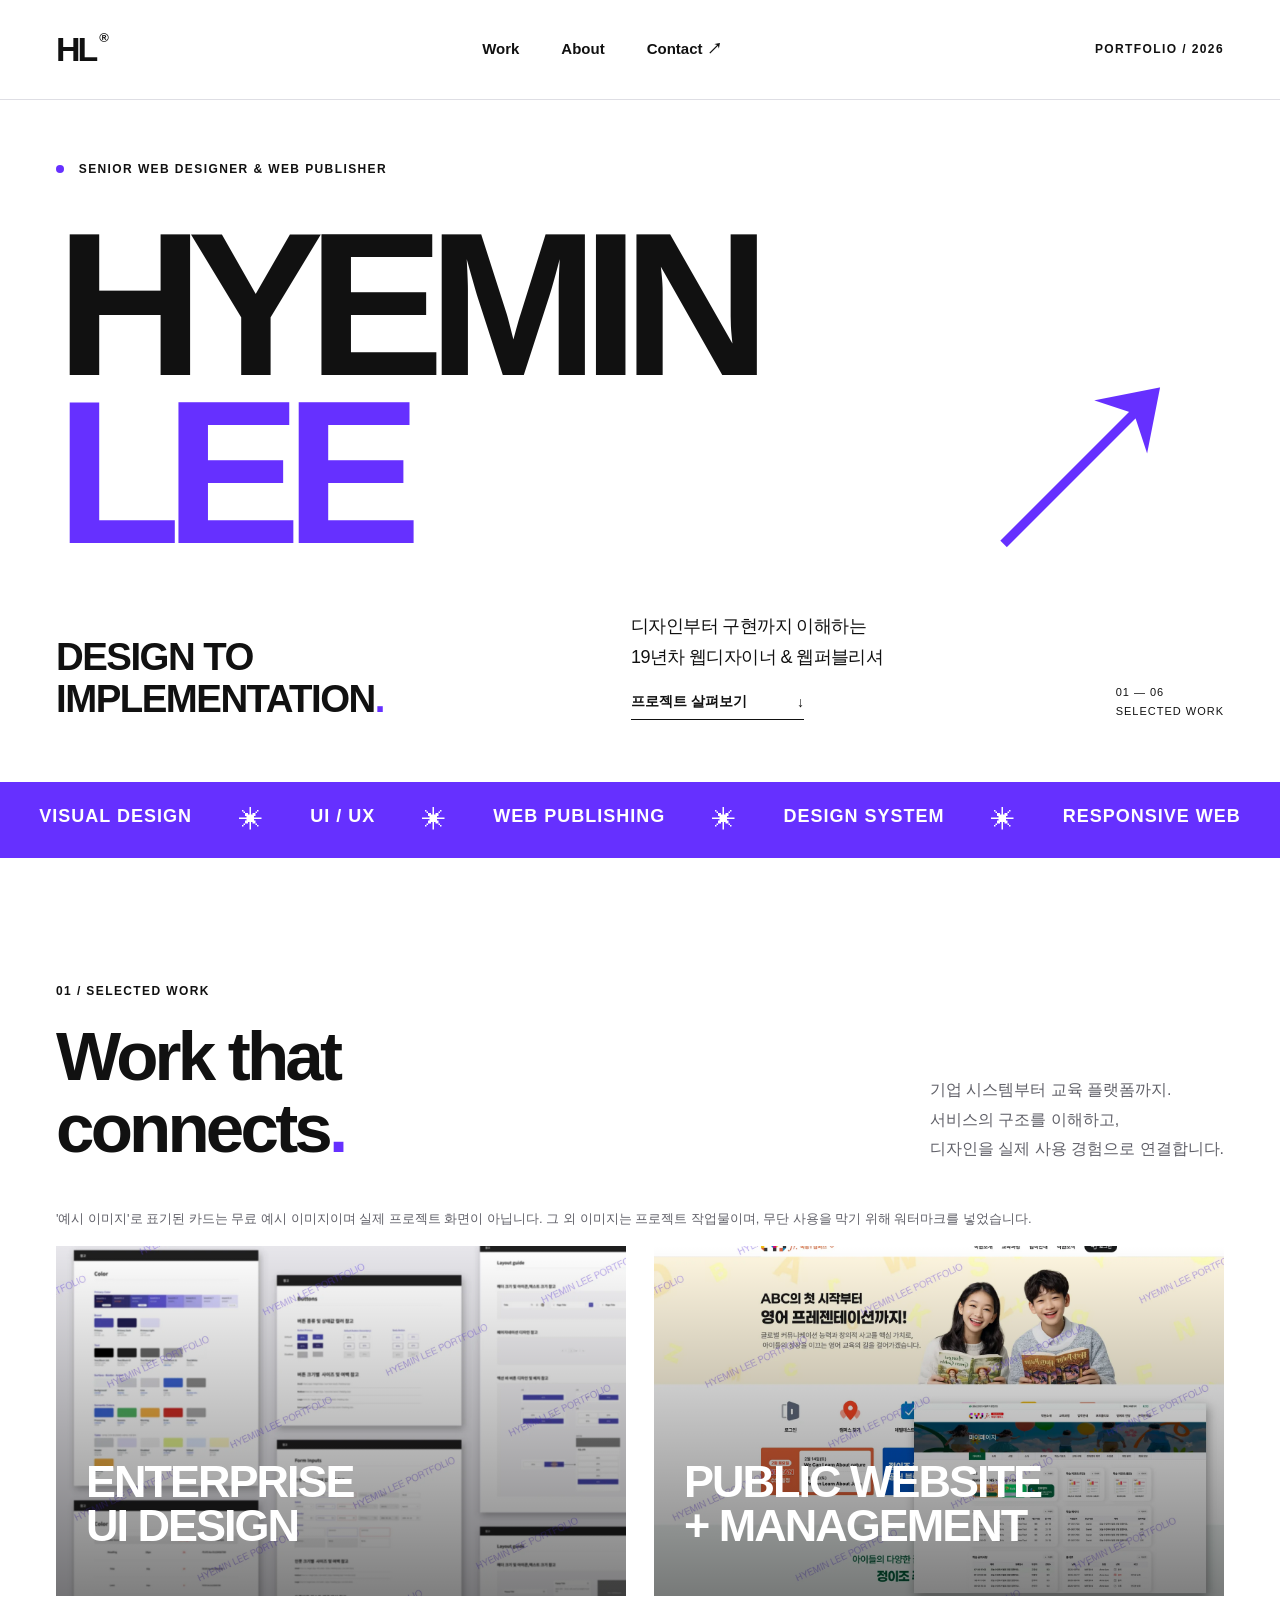
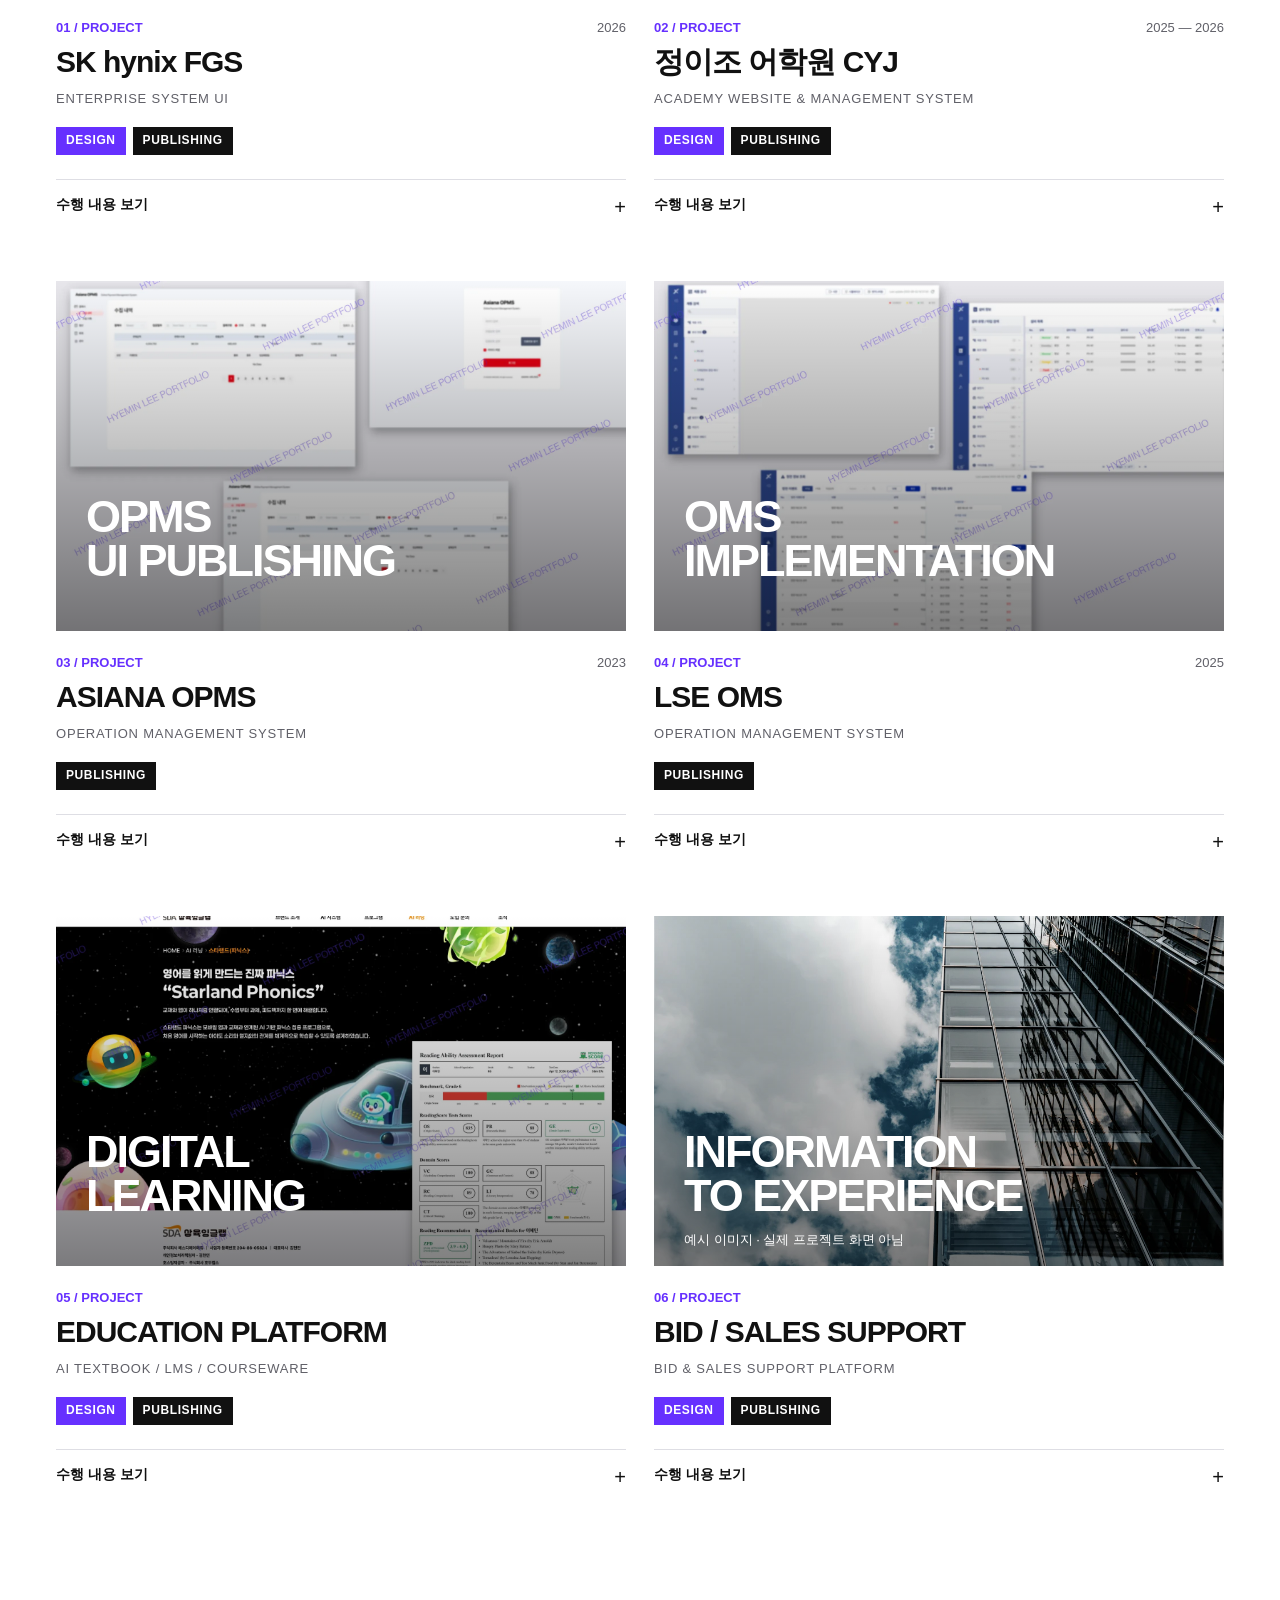
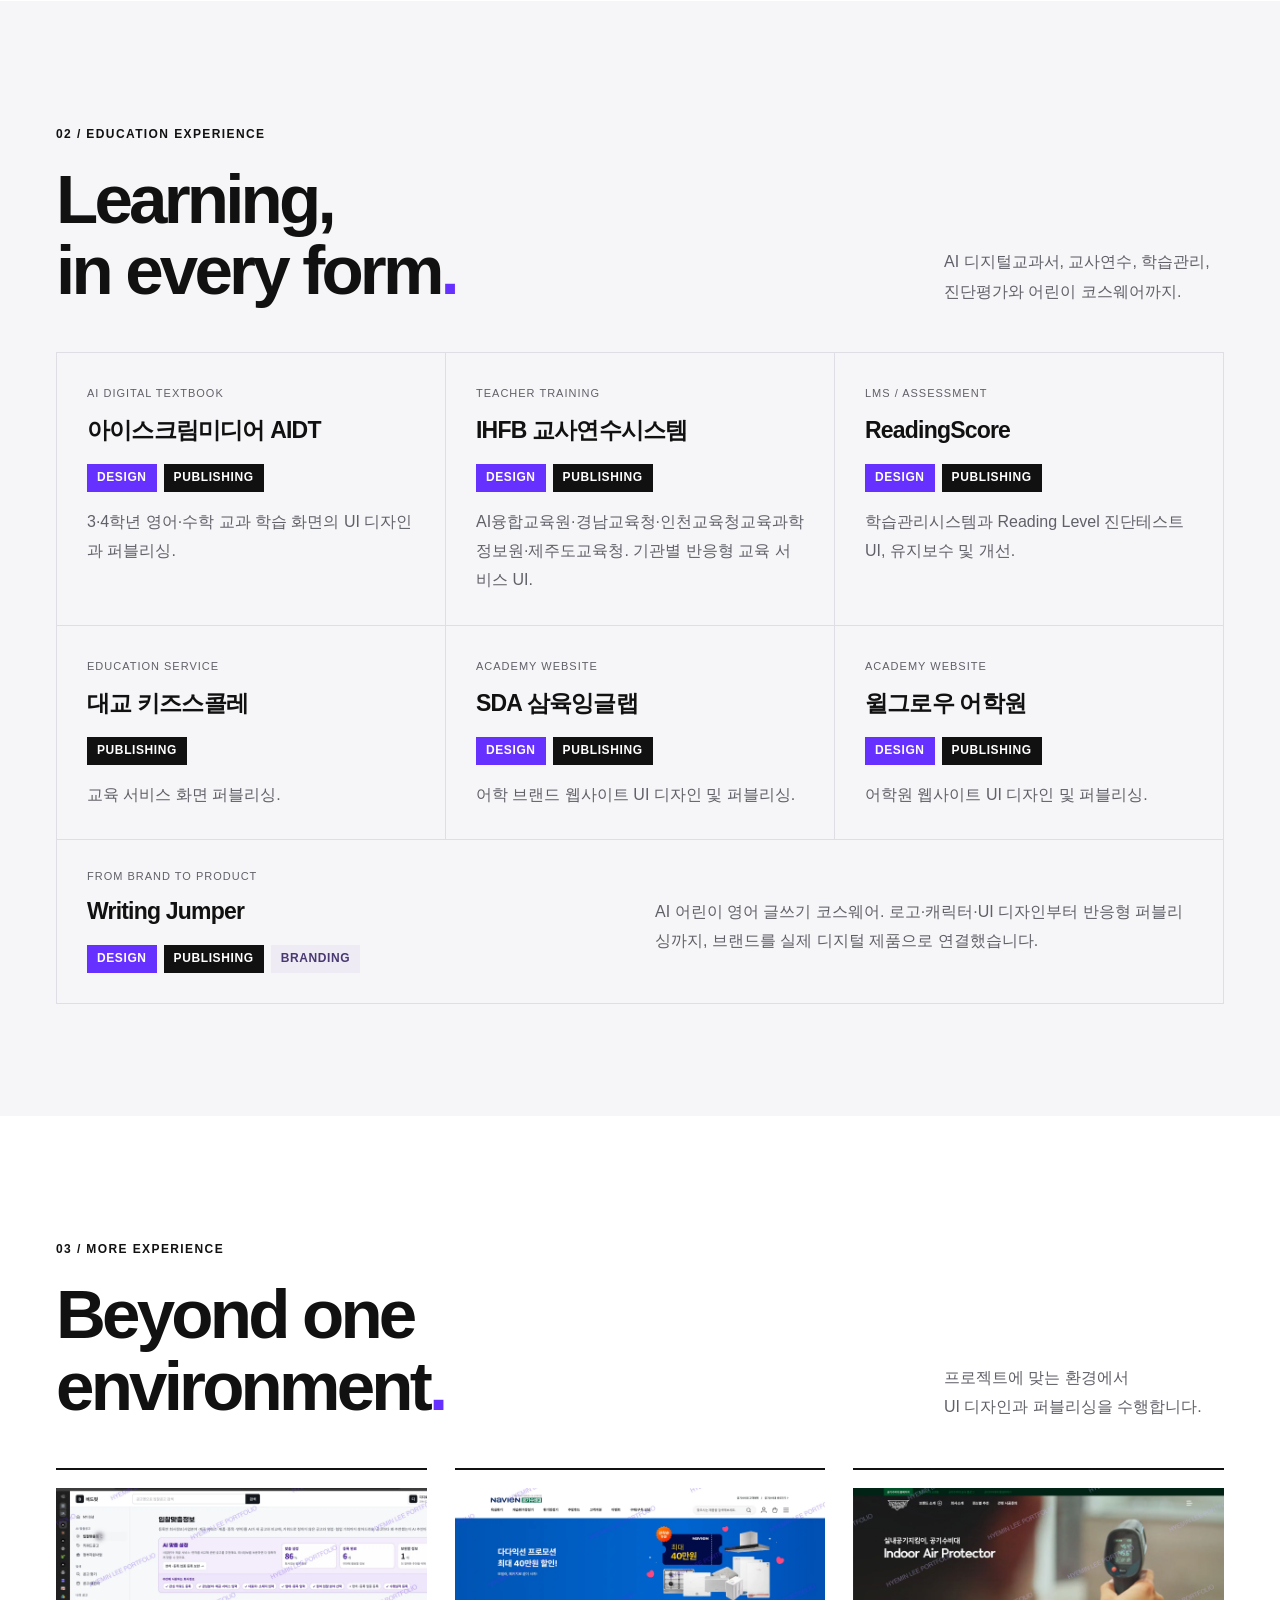
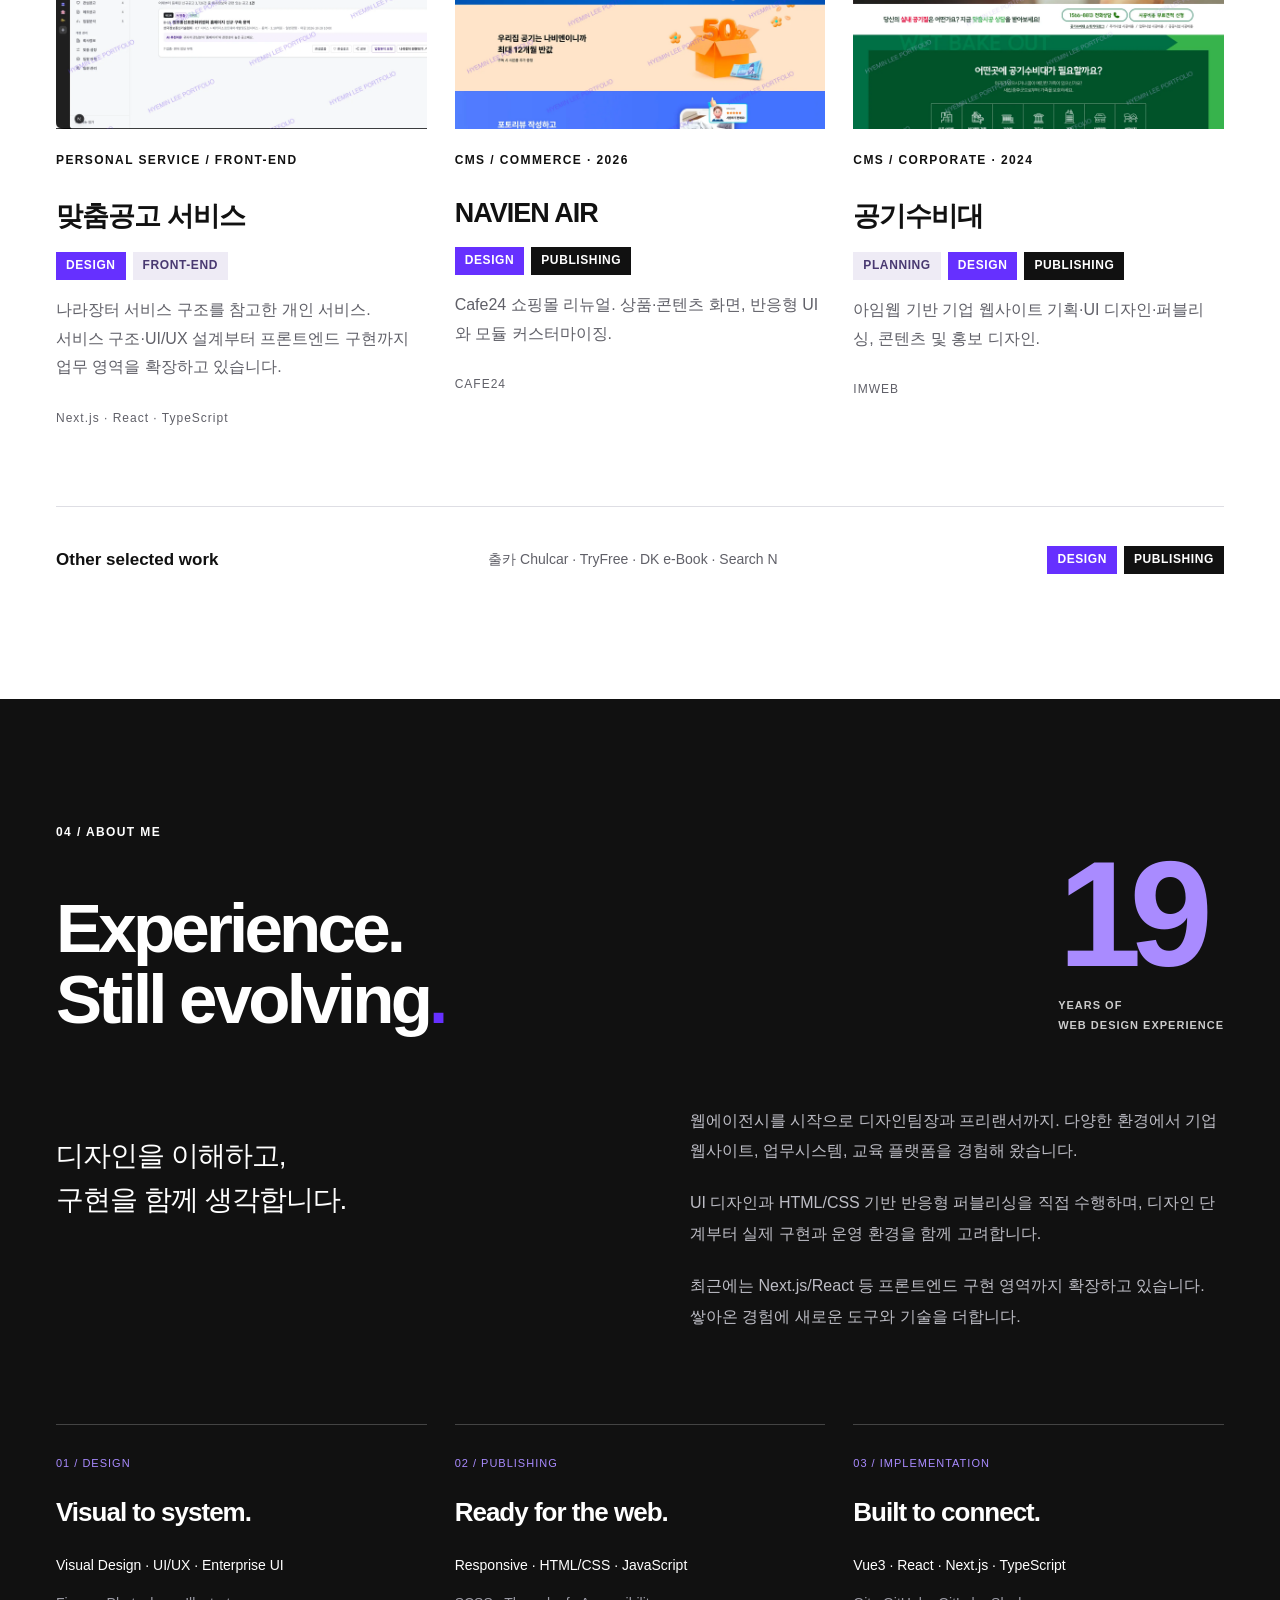
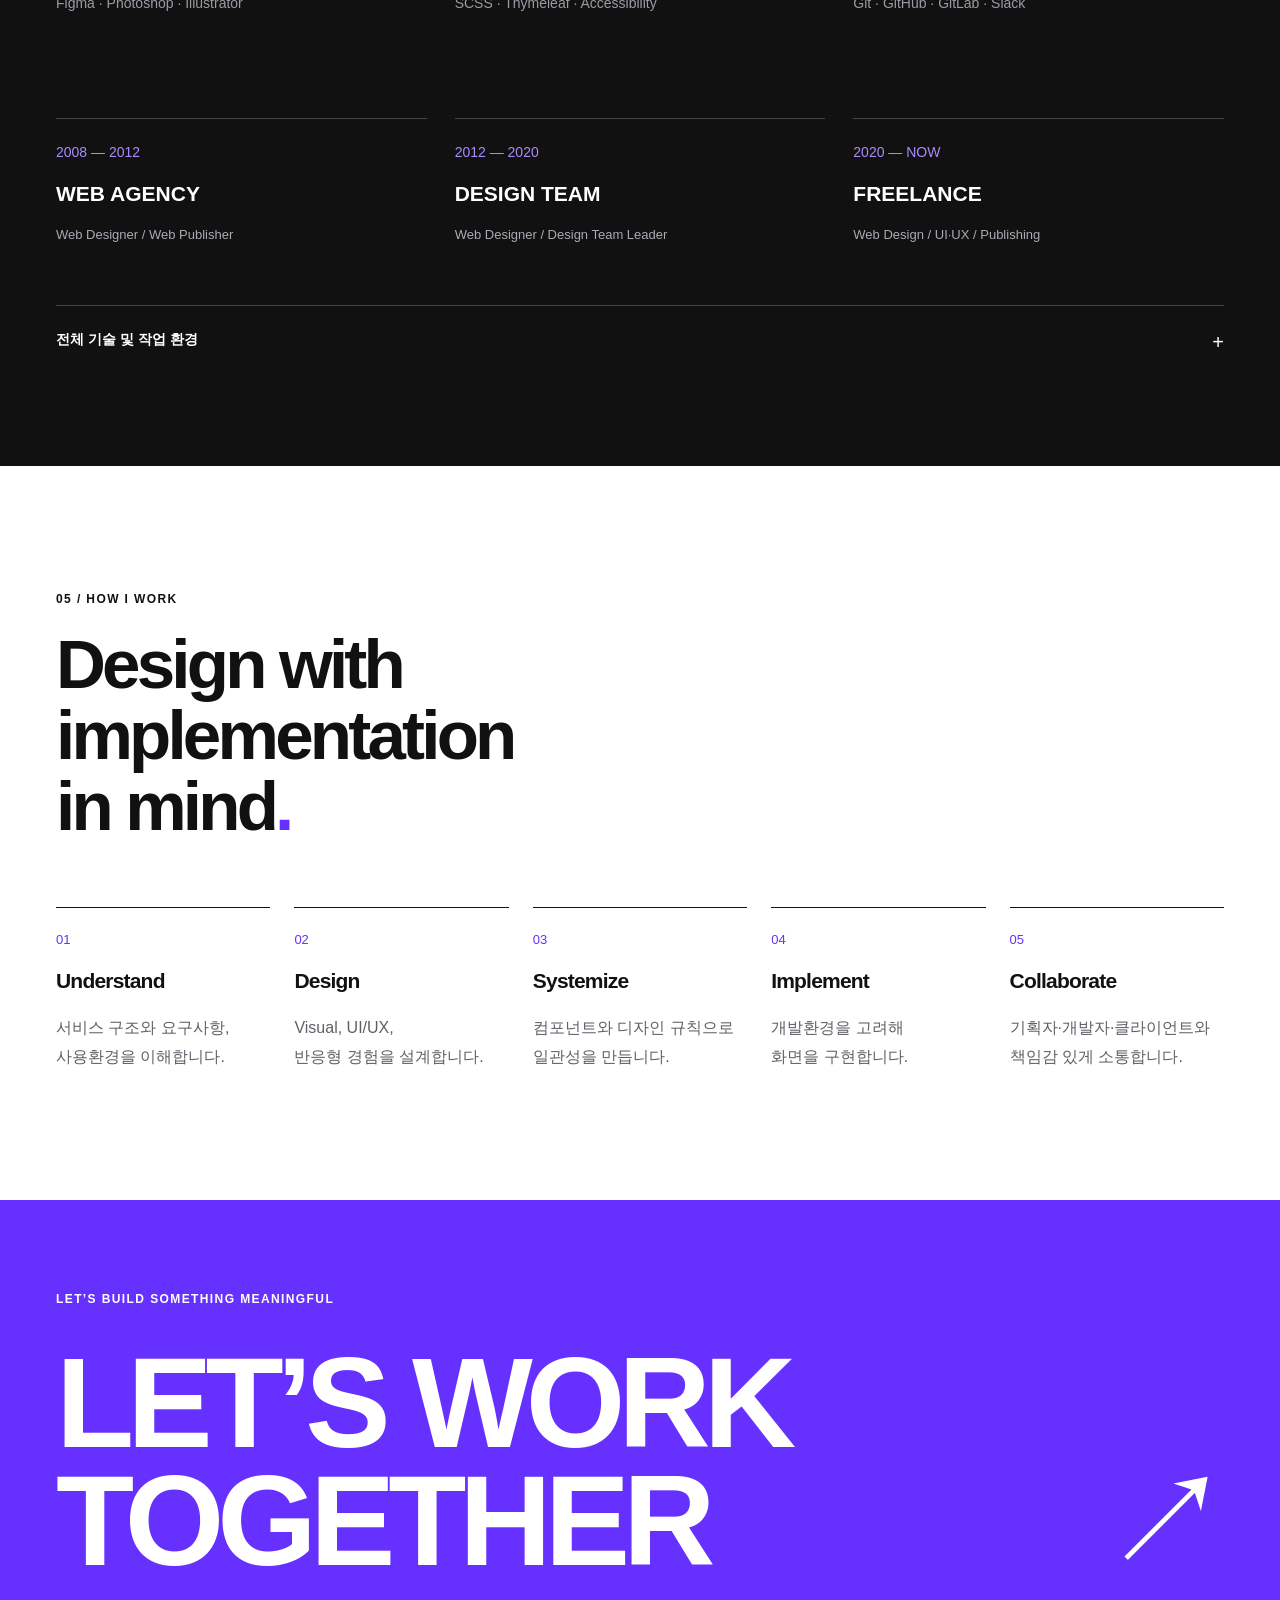
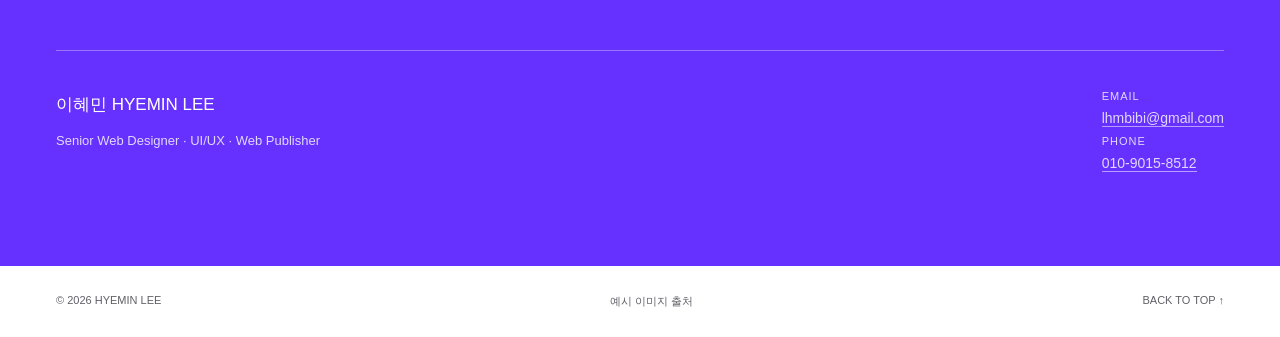
<file: index.html>
<!doctype html><html lang="ko"><head><meta charset="utf-8"><meta name="viewport" content="width=device-width,initial-scale=1"><meta name="description" content="디자인부터 구현까지 이해하는 19년차 웹디자이너 이혜민. Enterprise UI, 교육 플랫폼, 반응형 웹 디자인과 퍼블리싱 포트폴리오."><meta name="theme-color" content="#6630ff"><title>HYEMIN LEE — Design to Implementation</title><link rel="stylesheet" href="styles.css"></head><body><a class="skip" href="#work">본문으로 이동</a><header class="nav"><a class="logo" href="#">HL<span>®</span></a><nav aria-label="주요 메뉴"><a href="#work">Work</a><a href="#about">About</a><a href="#contact">Contact <span>↗</span></a></nav><span class="edition">PORTFOLIO / 2026</span></header><main><section class="hero wrap"><div class="eyebrow"><span class="dot"></span> SENIOR WEB DESIGNER & WEB PUBLISHER</div><h1>HYEMIN<br><span>LEE</span><i aria-hidden="true">↗</i></h1><div class="hero-bottom"><p class="statement">DESIGN TO<br>IMPLEMENTATION<span class="period">.</span></p><div><p class="intro">디자인부터 구현까지 이해하는<br>19년차 웹디자이너 & 웹퍼블리셔</p><a class="text-link" href="#work">프로젝트 살펴보기 <span>↓</span></a></div><span class="hero-index">01 — 06<br>SELECTED WORK</span></div></section><div class="ticker" aria-hidden="true">VISUAL DESIGN <b>✳</b> UI / UX <b>✳</b> WEB PUBLISHING <b>✳</b> DESIGN SYSTEM <b>✳</b> RESPONSIVE WEB</div><section id="work" class="wrap section"><div class="section-heading"><div><p class="eyebrow">01 / SELECTED WORK</p><h2>Work that<br>connects<span class="purple">.</span></h2></div><p>기업 시스템부터 교육 플랫폼까지.<br>서비스의 구조를 이해하고,<br>디자인을 실제 사용 경험으로 연결합니다.</p></div><p class="image-note">'예시 이미지'로 표기된 카드는 무료 예시 이미지이며 실제 프로젝트 화면이 아닙니다. 그 외 이미지는 프로젝트 작업물이며, 무단 사용을 막기 위해 워터마크를 넣었습니다.</p><div id="projects" class="project-grid"><article class="project"><div class="visual "><img src="assets/sk-hynix-fgs.webp" alt="SK hynix Mobile FGS 디자인 시스템 가이드 보드" width="1600" height="1040" loading="lazy" decoding="async"><span class="visual-type">ENTERPRISE<br>UI DESIGN</span></div><div class="project-meta"><div class="project-number">01 / PROJECT <span>2026</span></div><h3>SK hynix FGS</h3><p class="category">ENTERPRISE SYSTEM UI</p><div class="tags"><span class="tag design">DESIGN</span><span class="tag publishing">PUBLISHING</span></div><details><summary>수행 내용 보기 <span aria-hidden="true">+</span></summary><p>HDS 기준 UI 가이드와 공통 컴포넌트를 설계했습니다. 메뉴·버튼·Input·Modal부터 Layout·Spacing·Radius까지, 일관된 기업 시스템 UI를 위한 디자인 기준을 정리하고, 화면 퍼블리싱까지 수행했습니다.</p><p class="tech">Figma · UI Design · Design Guideline · Web Publishing</p></details></div></article><article class="project"><div class="visual "><img src="assets/cyj.webp" alt="정이조 어학원 CYJ 웹사이트 메인 및 마이페이지 디자인" width="1600" height="1040" loading="lazy" decoding="async"><span class="visual-type">PUBLIC WEBSITE<br>+ MANAGEMENT</span></div><div class="project-meta"><div class="project-number">02 / PROJECT <span>2025 — 2026</span></div><h3>정이조 어학원 CYJ</h3><p class="category">ACADEMY WEBSITE & MANAGEMENT SYSTEM</p><div class="tags"><span class="tag design">DESIGN</span><span class="tag publishing">PUBLISHING</span></div><details><summary>수행 내용 보기 <span aria-hidden="true">+</span></summary><p>사용자 웹사이트와 학원관리시스템의 디자인·퍼블리싱을 각각 100% 수행했습니다. 모바일 오피스 UI, 신규 화면, 기존 UI 개선과 유지보수까지 서비스 전반을 연결했습니다.</p><p class="tech">Spring Boot 3 / Thymeleaf 환경의 UI 퍼블리싱</p></details></div></article><article class="project"><div class="visual"><img src="assets/asiana-opms.webp" alt="ASIANA OPMS 운영관리시스템 화면" width="1600" height="1040" loading="lazy" decoding="async"><span class="visual-type">OPMS<br>UI PUBLISHING</span></div><div class="project-meta"><div class="project-number">03 / PROJECT <span>2023</span></div><h3>ASIANA OPMS</h3><p class="category">OPERATION MANAGEMENT SYSTEM</p><div class="tags"><span class="tag publishing">PUBLISHING</span></div><details><summary>수행 내용 보기 <span aria-hidden="true">+</span></summary><p>운영관리시스템 대상 화면 전체의 UI 퍼블리싱을 전담했습니다. Vue3 / Vite 환경에서 화면과 컴포넌트를 구현하고 개발팀과 협업하여 적용했습니다.</p><p class="tech">Vue3 · Vite · Web Publishing</p></details></div></article><article class="project"><div class="visual"><img src="assets/lse-oms.webp" alt="LSE OMS 운영관리시스템 화면" width="1600" height="1040" loading="lazy" decoding="async"><span class="visual-type">OMS<br>IMPLEMENTATION</span></div><div class="project-meta"><div class="project-number">04 / PROJECT <span>2025</span></div><h3>LSE OMS</h3><p class="category">OPERATION MANAGEMENT SYSTEM</p><div class="tags"><span class="tag publishing">PUBLISHING</span></div><details><summary>수행 내용 보기 <span aria-hidden="true">+</span></summary><p>운영관리시스템 대상 화면 전체의 마크업·퍼블리싱을 전담했습니다. 기업 운영 환경에 맞춰 UI를 구현하고 개발팀과 화면 적용 및 UI 대응을 진행했습니다.</p><p class="tech">Web Publishing · Developer Collaboration</p></details></div></article><article class="project"><div class="visual "><img src="assets/edu-platform.webp" alt="삼육잉글랩 AI 러닝 웹사이트와 리딩스코어 진단 리포트" width="1600" height="1040" loading="lazy" decoding="async"><span class="visual-type">DIGITAL<br>LEARNING</span></div><div class="project-meta"><div class="project-number">05 / PROJECT <span></span></div><h3>EDUCATION PLATFORM</h3><p class="category">AI TEXTBOOK / LMS / COURSEWARE</p><div class="tags"><span class="tag design">DESIGN</span><span class="tag publishing">PUBLISHING</span></div><details><summary>수행 내용 보기 <span aria-hidden="true">+</span></summary><p>AI 디지털교과서, 교사연수, 학습관리, 진단평가, 코스웨어 등 다양한 교육 서비스 경험입니다. 개별 프로젝트의 수행 역할은 아래 Education Experience에서 확인할 수 있습니다.</p><p class="tech">AI Digital Textbook · Teacher Training · LMS</p></details></div></article><article class="project"><div class="visual "><img src="assets/office.webp" alt="유리 오피스 건물 — 예시 이미지" width="1000" height="650" loading="lazy" decoding="async"><span class="visual-type">INFORMATION<br>TO EXPERIENCE</span><span class="image-caption">예시 이미지 · 실제 프로젝트 화면 아님</span></div><div class="project-meta"><div class="project-number">06 / PROJECT <span></span></div><h3>BID / SALES SUPPORT</h3><p class="category">BID & SALES SUPPORT PLATFORM</p><div class="tags"><span class="tag design">DESIGN</span><span class="tag publishing">PUBLISHING</span></div><details><summary>수행 내용 보기 <span aria-hidden="true">+</span></summary><p>eBID, SBID, 비드폼, 스타비드 영업지원시스템, BidEdge의 사용자·관리자 UI 디자인 및 퍼블리싱. 공공입찰과 전자조달 서비스 구조를 이해하며 작업했습니다.</p><p class="tech">Spring Boot / Thymeleaf 환경의 UI 구현</p></details></div></article></div></section><section class="education section"><div class="wrap"><div class="section-heading"><div><p class="eyebrow">02 / EDUCATION EXPERIENCE</p><h2>Learning,<br>in every form<span class="purple">.</span></h2></div><p>AI 디지털교과서, 교사연수, 학습관리,<br>진단평가와 어린이 코스웨어까지.</p></div><div id="education" class="education-grid"><article class="education-card"><span>AI DIGITAL TEXTBOOK</span><h3>아이스크림미디어 AIDT</h3><div class="tags"><span class="tag design">DESIGN</span><span class="tag publishing">PUBLISHING</span></div><p>3·4학년 영어·수학 교과 학습 화면의 UI 디자인과 퍼블리싱.</p></article><article class="education-card"><span>TEACHER TRAINING</span><h3>IHFB 교사연수시스템</h3><div class="tags"><span class="tag design">DESIGN</span><span class="tag publishing">PUBLISHING</span></div><p>AI융합교육원·경남교육청·인천교육청교육과학정보원·제주도교육청. 기관별 반응형 교육 서비스 UI.</p></article><article class="education-card"><span>LMS / ASSESSMENT</span><h3>ReadingScore</h3><div class="tags"><span class="tag design">DESIGN</span><span class="tag publishing">PUBLISHING</span></div><p>학습관리시스템과 Reading Level 진단테스트 UI, 유지보수 및 개선.</p></article><article class="education-card"><span>EDUCATION SERVICE</span><h3>대교 키즈스콜레</h3><div class="tags"><span class="tag publishing">PUBLISHING</span></div><p>교육 서비스 화면 퍼블리싱.</p></article><article class="education-card"><span>ACADEMY WEBSITE</span><h3>SDA 삼육잉글랩</h3><div class="tags"><span class="tag design">DESIGN</span><span class="tag publishing">PUBLISHING</span></div><p>어학 브랜드 웹사이트 UI 디자인 및 퍼블리싱.</p></article><article class="education-card"><span>ACADEMY WEBSITE</span><h3>윌그로우 어학원</h3><div class="tags"><span class="tag design">DESIGN</span><span class="tag publishing">PUBLISHING</span></div><p>어학원 웹사이트 UI 디자인 및 퍼블리싱.</p></article><article class="education-card"><span>FROM BRAND TO PRODUCT</span><h3>Writing Jumper</h3><div class="tags"><span class="tag design">DESIGN</span><span class="tag publishing">PUBLISHING</span><span class="tag secondary">BRANDING</span></div><p>AI 어린이 영어 글쓰기 코스웨어. 로고·캐릭터·UI 디자인부터 반응형 퍼블리싱까지, 브랜드를 실제 디지털 제품으로 연결했습니다.</p></article></div></div></section><section class="wrap section"><div class="section-heading"><div><p class="eyebrow">03 / MORE EXPERIENCE</p><h2>Beyond one<br>environment<span class="purple">.</span></h2></div><p>프로젝트에 맞는 환경에서<br>UI 디자인과 퍼블리싱을 수행합니다.</p></div><div class="more-grid"><article class="feature-card"><div class="feature-visual"><img src="assets/bidfit.webp" alt="맞춤공고 서비스 입찰맞춤정보 화면" width="1600" height="1040" loading="lazy" decoding="async"></div><p class="eyebrow">PERSONAL SERVICE / FRONT-END</p><h3>맞춤공고 서비스</h3><div class="tags"><span class="tag design">DESIGN</span><span class="tag secondary">FRONT-END</span></div><p>나라장터 서비스 구조를 참고한 개인 서비스.<br>서비스 구조·UI/UX 설계부터 프론트엔드 구현까지 업무 영역을 확장하고 있습니다.</p><p class="tech">Next.js · React · TypeScript</p></article><article class="feature-card"><div class="feature-visual"><img src="assets/navien-air.webp" alt="나비엔 공기수비대 Cafe24 쇼핑몰 메인 화면" width="1600" height="1040" loading="lazy" decoding="async"></div><p class="eyebrow">CMS / COMMERCE · 2026</p><h3>NAVIEN AIR</h3><div class="tags"><span class="tag design">DESIGN</span><span class="tag publishing">PUBLISHING</span></div><p>Cafe24 쇼핑몰 리뉴얼. 상품·콘텐츠 화면, 반응형 UI와 모듈 커스터마이징.</p><p class="tech">CAFE24</p></article><article class="feature-card"><div class="feature-visual"><img src="assets/gongi.webp" alt="공기수비대 기업 웹사이트 메인 화면" width="1600" height="1040" loading="lazy" decoding="async"></div><p class="eyebrow">CMS / CORPORATE · 2024</p><h3>공기수비대</h3><div class="tags"><span class="tag secondary">PLANNING</span><span class="tag design">DESIGN</span><span class="tag publishing">PUBLISHING</span></div><p>아임웹 기반 기업 웹사이트 기획·UI 디자인·퍼블리싱, 콘텐츠 및 홍보 디자인.</p><p class="tech">IMWEB</p></article></div><div class="other"><h3>Other selected work</h3><p>출카 Chulcar · TryFree · DK e-Book · Search N</p><div class="tags"><span class="tag design">DESIGN</span><span class="tag publishing">PUBLISHING</span></div></div></section><section id="about" class="about section"><div class="wrap"><p class="eyebrow">04 / ABOUT ME</p><div class="about-top"><h2>Experience.<br>Still evolving<span class="purple">.</span></h2><div class="years">19<span>YEARS OF<br>WEB DESIGN EXPERIENCE</span></div></div><div class="about-copy"><h3>디자인을 이해하고,<br>구현을 함께 생각합니다.</h3><div><p>웹에이전시를 시작으로 디자인팀장과 프리랜서까지. 다양한 환경에서 기업 웹사이트, 업무시스템, 교육 플랫폼을 경험해 왔습니다.</p><p>UI 디자인과 HTML/CSS 기반 반응형 퍼블리싱을 직접 수행하며, 디자인 단계부터 실제 구현과 운영 환경을 함께 고려합니다.</p><p>최근에는 Next.js/React 등 프론트엔드 구현 영역까지 확장하고 있습니다. 쌓아온 경험에 새로운 도구와 기술을 더합니다.</p></div></div><div class="capabilities"><article><span>01 / DESIGN</span><h3>Visual to system.</h3><p>Visual Design · UI/UX · Enterprise UI</p><p class="muted">Figma · Photoshop · Illustrator</p></article><article><span>02 / PUBLISHING</span><h3>Ready for the web.</h3><p>Responsive · HTML/CSS · JavaScript</p><p class="muted">SCSS · Thymeleaf · Accessibility</p></article><article><span>03 / IMPLEMENTATION</span><h3>Built to connect.</h3><p>Vue3 · React · Next.js · TypeScript</p><p class="muted">Git · GitHub · GitLab · Slack</p></article></div><div class="timeline"><article><span>2008 — 2012</span><h3>WEB AGENCY</h3><p>Web Designer / Web Publisher</p></article><article><span>2012 — 2020</span><h3>DESIGN TEAM</h3><p>Web Designer / Design Team Leader</p></article><article><span>2020 — NOW</span><h3>FREELANCE</h3><p>Web Design / UI·UX / Publishing</p></article></div><details class="stack"><summary>전체 기술 및 작업 환경 <span>+</span></summary><p>HTML5 · CSS3 · SCSS · JavaScript · Vue3 · React · Next.js · TypeScript · Thymeleaf · Tailwind CSS · Bootstrap · Element Plus</p><p>Vue3 / Vite · Spring Boot / Thymeleaf 환경의 UI 퍼블리싱 및 개발 협업</p><p>Cafe24 · 아임웹 · 그누보드 · 메이크샵 · Responsive Web · Web Accessibility · Cross Browsing</p></details></div></section><section class="wrap section process"><p class="eyebrow">05 / HOW I WORK</p><h2>Design with<br>implementation<br>in mind<span class="purple">.</span></h2><div class="process-grid"><article><span>01</span><h3>Understand</h3><p>서비스 구조와 요구사항,<br>사용환경을 이해합니다.</p></article><article><span>02</span><h3>Design</h3><p>Visual, UI/UX,<br>반응형 경험을 설계합니다.</p></article><article><span>03</span><h3>Systemize</h3><p>컴포넌트와 디자인 규칙으로<br>일관성을 만듭니다.</p></article><article><span>04</span><h3>Implement</h3><p>개발환경을 고려해<br>화면을 구현합니다.</p></article><article><span>05</span><h3>Collaborate</h3><p>기획자·개발자·클라이언트와<br>책임감 있게 소통합니다.</p></article></div></section><section id="contact" class="contact"><div class="wrap"><p class="eyebrow">LET’S BUILD SOMETHING MEANINGFUL</p><h2>LET’S WORK<br>TOGETHER<span>↗</span></h2><div class="contact-bottom"><div><h3>이혜민 HYEMIN LEE</h3><p>Senior Web Designer · UI/UX · Web Publisher</p></div><p class="contact-placeholder">EMAIL<br><span><a href="mailto:lhmbibi@gmail.com">lhmbibi@gmail.com</a></span><br>PHONE<br><span><a href="tel:01090158512">010-9015-8512</a></span></p></div></div></section></main><footer class="wrap"><span>© 2026 HYEMIN LEE</span><a href="credits.html">예시 이미지 출처</a><a href="#">BACK TO TOP ↑</a></footer></body></html>
</file>
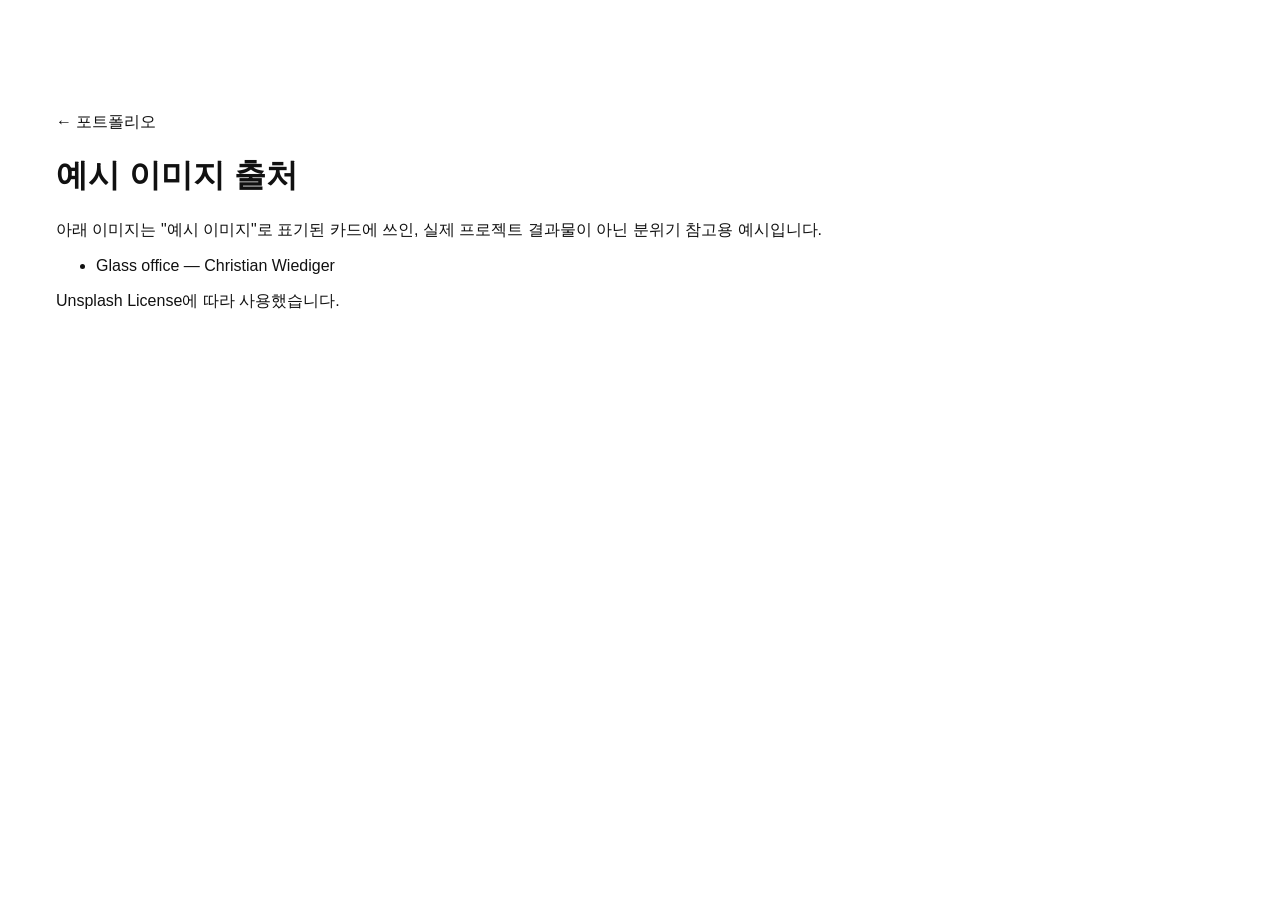
<file: credits.html>
<!doctype html><html lang="ko"><meta charset="utf-8"><meta name="viewport" content="width=device-width,initial-scale=1"><title>이미지 출처 — HYEMIN LEE</title><link rel="stylesheet" href="styles.css"><main class="wrap section"><a href="index.html">← 포트폴리오</a><h1>예시 이미지 출처</h1><p>아래 이미지는 "예시 이미지"로 표기된 카드에 쓰인, 실제 프로젝트 결과물이 아닌 분위기 참고용 예시입니다.</p><ul><li><a href="https://unsplash.com/photos/gray-and-clear-glass-building-during-day-LoG7zLmSHX8">Glass office — Christian Wiediger</a></li></ul><p><a href="https://unsplash.com/license">Unsplash License</a>에 따라 사용했습니다.</p></main></html>
</file>
<file: styles.css>
:root{--purple:#6630ff;--ink:#111;--muted:#606068;--line:#dedee4;--paper:#f6f6f8}*{box-sizing:border-box}html{scroll-behavior:smooth;scroll-padding-top:90px}body{margin:0;color:var(--ink);background:#fff;font-family:Inter,Pretendard,-apple-system,BlinkMacSystemFont,'Segoe UI','Noto Sans KR',Arial,sans-serif;-webkit-font-smoothing:antialiased}a{color:inherit;text-decoration:none}button,summary,a{-webkit-tap-highlight-color:transparent}a:focus-visible,summary:focus-visible{outline:3px solid var(--purple);outline-offset:6px}.wrap{width:min(1440px,calc(100% - 112px));margin:auto}.nav{height:100px;display:flex;align-items:center;justify-content:space-between;padding:0 56px;border-bottom:1px solid var(--line)}.logo{font-size:34px;font-weight:850;letter-spacing:-3px}.logo span{font-size:13px;vertical-align:top;letter-spacing:0;margin-left:4px}nav{display:flex;gap:42px;font-size:15px;font-weight:600}nav a:hover{color:var(--purple)}.edition,.eyebrow{font-size:12px;font-weight:650;letter-spacing:1.4px;line-height:1.6}.hero{padding-top:60px;padding-bottom:62px}.dot{display:inline-block;width:8px;height:8px;background:var(--purple);border-radius:50%;margin-right:10px}.hero h1{font-size:clamp(100px,16vw,242px);line-height:.82;letter-spacing:-.08em;margin:42px 0 54px;font-weight:850;position:relative}.hero h1>span{color:var(--purple)}.hero h1 i{font-style:normal;position:absolute;right:3%;bottom:-5%;font-size:1.2em;font-weight:400;color:var(--purple)}.hero-bottom{display:grid;grid-template-columns:1.2fr 1fr auto;align-items:end;gap:32px}.statement{font-size:clamp(25px,3vw,44px);font-weight:800;line-height:1.1;letter-spacing:-1.5px;margin:0}.period,.purple{color:var(--purple)}.intro{font-size:18px;line-height:1.7;margin:0 0 20px;letter-spacing:-.6px}.text-link{display:inline-flex;align-items:center;gap:50px;font-size:14px;font-weight:650;border-bottom:1px solid;padding-bottom:8px}.hero-index{font-size:11px;line-height:1.7;letter-spacing:1px}.ticker{background:var(--purple);color:white;padding:24px 28px;font-size:18px;font-weight:600;letter-spacing:1px;display:flex;justify-content:space-around;gap:24px;white-space:nowrap;overflow:hidden}.ticker b{font-size:24px;font-weight:400}.section{padding-top:112px;padding-bottom:112px}.section-heading{display:flex;justify-content:space-between;align-items:end;gap:40px;margin-bottom:46px}h2{font-size:clamp(42px,5.4vw,78px);font-weight:750;letter-spacing:-.055em;line-height:1.03;margin:20px 0 0}.section-heading>p{font-size:16px;line-height:1.85;color:var(--muted);margin:0;min-width:280px}.image-note{font-size:12px;color:var(--muted);margin:0 0 18px}.project-grid{display:grid;grid-template-columns:1fr 1fr;gap:62px 28px}.project{min-width:0}.visual{height:350px;position:relative;overflow:hidden;background:#e9e9ef}.visual img{width:100%;height:100%;object-fit:cover;transition:transform .6s}.project:hover .visual img{transform:scale(1.035)}.visual:after{content:'';position:absolute;inset:0;background:linear-gradient(180deg,transparent,rgba(0,0,0,.5))}.visual-type{position:absolute;z-index:1;left:30px;bottom:48px;color:white;font-size:45px;font-weight:750;line-height:.98;letter-spacing:-2px}.image-caption{position:absolute;bottom:17px;left:30px;color:#fff;font-size:11px;z-index:1}.visual.light{background:#ede8ff}.visual.light:after{background:linear-gradient(120deg,#12063322,#2a125970)}.visual.outline{background:#17151e;color:#a993ff;display:flex;align-items:center;padding:36px}.visual.outline:after{display:none}.abstract-text{font-size:clamp(48px,7vw,100px);font-weight:700;line-height:.9;letter-spacing:-5px}.abstract-label{position:absolute;right:24px;top:24px;font-size:11px;letter-spacing:1px;color:#bfb8d6}.project-meta{padding:24px 0 0}.project-number{font-size:12px;color:var(--purple);font-weight:700;display:flex;justify-content:space-between}.project-number span{color:var(--muted);font-weight:500}.project h3{font-size:30px;letter-spacing:-1px;line-height:1.15;margin:10px 0}.category{font-size:12px;color:var(--muted);letter-spacing:.8px;margin:0 0 18px;line-height:1.5;min-height:18px}.tags{display:flex;gap:7px;flex-wrap:wrap}.tag{display:inline-flex;align-items:center;min-height:28px;padding:6px 10px;font-size:10px;font-weight:700;letter-spacing:.6px;line-height:1.3}.design{background:var(--purple);color:white}.publishing{background:#111;color:white}.secondary{background:#eeebf5;color:#493971}.project details{border-top:1px solid var(--line);margin-top:24px;padding-top:16px}summary{cursor:pointer;list-style:none;font-size:14px;font-weight:600;display:flex;justify-content:space-between;gap:20px}summary::-webkit-details-marker{display:none}summary span{font-size:20px;font-weight:400}details[open] summary span{transform:rotate(45deg)}details p{font-size:15px;color:var(--muted);line-height:1.85}details .tech{color:var(--purple);font-size:12px}.education{background:var(--paper)}.education-grid{display:grid;grid-template-columns:repeat(3,1fr);border-top:1px solid var(--line);border-left:1px solid var(--line)}.education-card{padding:30px;border-right:1px solid var(--line);border-bottom:1px solid var(--line);min-width:0}.education-card h3{font-size:23px;letter-spacing:-.8px;margin:15px 0 18px;line-height:1.3}.education-card p{font-size:14px;line-height:1.8;color:var(--muted);margin-bottom:0}.education-card>span{font-size:11px;letter-spacing:1px;color:var(--muted)}.education-card:last-child{grid-column:span 3;display:grid;grid-template-columns:1fr 1fr;column-gap:30px}.education-card:last-child>span{grid-column:1/-1}.education-card:last-child p{grid-column:2;grid-row:2/4}.more-grid{display:grid;grid-template-columns:repeat(3,1fr);gap:28px}.feature-card{border-top:2px solid var(--ink);padding-top:18px}.feature-card h3{font-size:27px;letter-spacing:-1px;margin:28px 0 18px}.feature-card>p:not(.eyebrow){font-size:15px;line-height:1.8;color:var(--muted)}.feature-card .tech{font-size:12px!important;letter-spacing:1px;margin-top:26px}.other{margin-top:64px;border-top:1px solid var(--line);padding-top:26px;display:flex;align-items:center;justify-content:space-between;gap:20px;flex-wrap:wrap}.other h3{font-size:17px}.other p{font-size:14px;color:var(--muted)}.about{background:#111;color:#fff}.about-top{display:flex;justify-content:space-between;align-items:end;gap:30px}.years{font-size:150px;line-height:.8;font-weight:650;letter-spacing:-12px;color:#a98bff}.years span{display:block;font-size:11px;letter-spacing:1px;line-height:1.8;margin-top:22px;color:#ccc}.about-copy{display:grid;grid-template-columns:1fr 1fr;gap:100px;margin:70px 0}.about-copy h3{font-size:28px;line-height:1.6;font-weight:500;letter-spacing:-1px}.about-copy p{font-size:16px;color:#bdbdc5;line-height:1.9;margin:0 0 22px}.capabilities{display:grid;grid-template-columns:repeat(3,1fr);gap:28px}.capabilities article{border-top:1px solid #444;padding:28px 0}.capabilities span{font-size:11px;color:#a98bff;letter-spacing:1px}.capabilities h3{font-size:26px;letter-spacing:-1px}.capabilities p{font-size:14px;line-height:1.7}.muted{color:#9b9ba5}.timeline{margin-top:60px;display:grid;grid-template-columns:repeat(3,1fr);gap:28px}.timeline article{border-top:1px solid #444;padding-top:24px}.timeline span{color:#a98bff;font-size:14px}.timeline h3{font-size:21px}.timeline p{font-size:13px;color:#aaaab4}.stack{border-top:1px solid #444;margin-top:50px;padding-top:25px}.stack p{color:#bdbdc5}.process-grid{display:grid;grid-template-columns:repeat(5,1fr);gap:24px;margin-top:65px}.process-grid article{border-top:1px solid var(--ink);padding-top:22px}.process-grid span{color:var(--purple);font-size:13px}.process-grid h3{font-size:21px;letter-spacing:-.8px}.process-grid p{font-size:14px;line-height:1.8;color:var(--muted)}.contact{background:var(--purple);color:white;padding:78px 0}.contact h2{font-size:clamp(55px,10vw,145px);line-height:.92;position:relative;margin:35px 0 70px}.contact h2>span{position:absolute;right:0;bottom:0;font-weight:400}.contact-bottom{display:flex;justify-content:space-between;gap:30px;border-top:1px solid #ffffff55;padding-top:25px}.contact-bottom h3{font-size:17px;font-weight:500}.contact-bottom p{font-size:13px;color:#e1d8ff}.contact-placeholder{line-height:1.8;font-size:11px!important;letter-spacing:1px}.contact-placeholder span{letter-spacing:0;font-size:14px}footer{display:flex;justify-content:space-between;padding:28px 0;font-size:11px;color:var(--muted)}.skip{position:fixed;top:-100px;left:20px;background:white;padding:15px;z-index:100}.skip:focus{top:10px}@media(min-width:1700px){.visual{height:420px}}@media(max-width:1000px){.wrap{width:calc(100% - 64px)}.nav{padding:0 32px;height:80px}.hero-index{display:none}.hero-bottom{grid-template-columns:1fr 1fr}.visual{height:280px}.visual-type{font-size:36px}.education-grid{grid-template-columns:repeat(2,1fr)}.education-card:last-child{grid-column:span 2}.more-grid{gap:20px}.feature-card h3{font-size:22px}.about-copy{gap:40px}.process-grid{grid-template-columns:repeat(3,1fr)}.edition{display:none}.section{padding-top:80px;padding-bottom:80px}}@media(max-width:640px){.wrap{width:calc(100% - 40px)}.nav{height:72px;padding:0 20px}nav{gap:23px;font-size:13px}.logo{font-size:29px}.hero{padding-top:38px;padding-bottom:42px}.hero>.eyebrow{font-size:9px;letter-spacing:.9px}.hero h1{font-size:25vw;margin:32px 0 40px}.hero h1 i{font-size:1em;right:0}.hero-bottom{grid-template-columns:1fr;gap:28px}.statement{font-size:29px}.intro{font-size:16px}.text-link{font-size:13px}.ticker{font-size:13px;padding:17px 20px;justify-content:flex-start;gap:24px}.ticker b{font-size:17px}.section{padding-top:65px;padding-bottom:65px}.section-heading{display:block;margin-bottom:30px}h2{font-size:45px}.section-heading>p{font-size:14px;margin-top:25px;min-width:0}.image-note{font-size:11px;line-height:1.6}.project-grid{grid-template-columns:1fr;gap:42px}.visual{height:290px}.visual-type{font-size:41px;left:24px}.image-caption{left:24px}.project h3{font-size:28px}.project-meta{padding-top:20px}.education-grid{grid-template-columns:1fr}.education-card{padding:25px}.education-card:last-child{grid-column:auto;display:block}.education-card h3{font-size:23px}.more-grid{grid-template-columns:1fr;gap:30px}.feature-card h3{font-size:27px;margin-top:22px}.other{display:block;margin-top:40px}.other p{line-height:1.8}.about-top{display:block}.years{font-size:120px;margin-top:40px;display:flex;gap:30px;align-items:center}.years span{margin:0;font-size:10px}.about-copy{grid-template-columns:1fr;gap:10px;margin:40px 0}.about-copy h3{font-size:25px}.about-copy p{font-size:15px}.capabilities,.timeline{grid-template-columns:1fr;gap:5px}.capabilities article{padding:22px 0}.capabilities h3{margin:16px 0}.timeline{margin-top:25px;gap:24px}.process-grid{grid-template-columns:1fr 1fr;gap:25px 18px;margin-top:40px}.process-grid h3{font-size:20px}.process-grid p{font-size:13px}.contact{padding:55px 0}.contact h2{font-size:13vw;margin-bottom:40px}.contact h2>span{font-size:.8em}.contact-bottom{display:block}.contact-placeholder{margin-top:30px}footer{font-size:9px;gap:12px}.abstract-text{font-size:75px}}@media(prefers-reduced-motion:reduce){html{scroll-behavior:auto}*{transition:none!important}}@media print{.nav,.ticker,footer,.text-link{display:none}.wrap{width:100%}.section{padding:30px 0}.project,.education-card{break-inside:avoid}.hero h1{font-size:100px}.hero h1 i{display:none}details{display:block}body{print-color-adjust:exact;-webkit-print-color-adjust:exact}}
.abstract-text{font-size:clamp(28px,4.1vw,64px);letter-spacing:-.055em}.tag{font-size:12px}.category,.project-number,.image-caption,.image-note{font-size:13px}.education-card p,.feature-card>p:not(.eyebrow),.process-grid p,details p{font-size:16px}@media(max-width:640px){.abstract-text{font-size:clamp(28px,8vw,48px)}.process h2{font-size:clamp(34px,9.8vw,45px)}.image-caption{font-size:11px}}

.contact-placeholder a{color:inherit;text-decoration:none;border-bottom:1px solid #ffffff88}
.feature-visual{aspect-ratio:1600/1040;overflow:hidden;background:#e9e9ef;margin-bottom:22px}
.feature-visual img{display:block;width:100%;height:100%;object-fit:cover}
</file>
